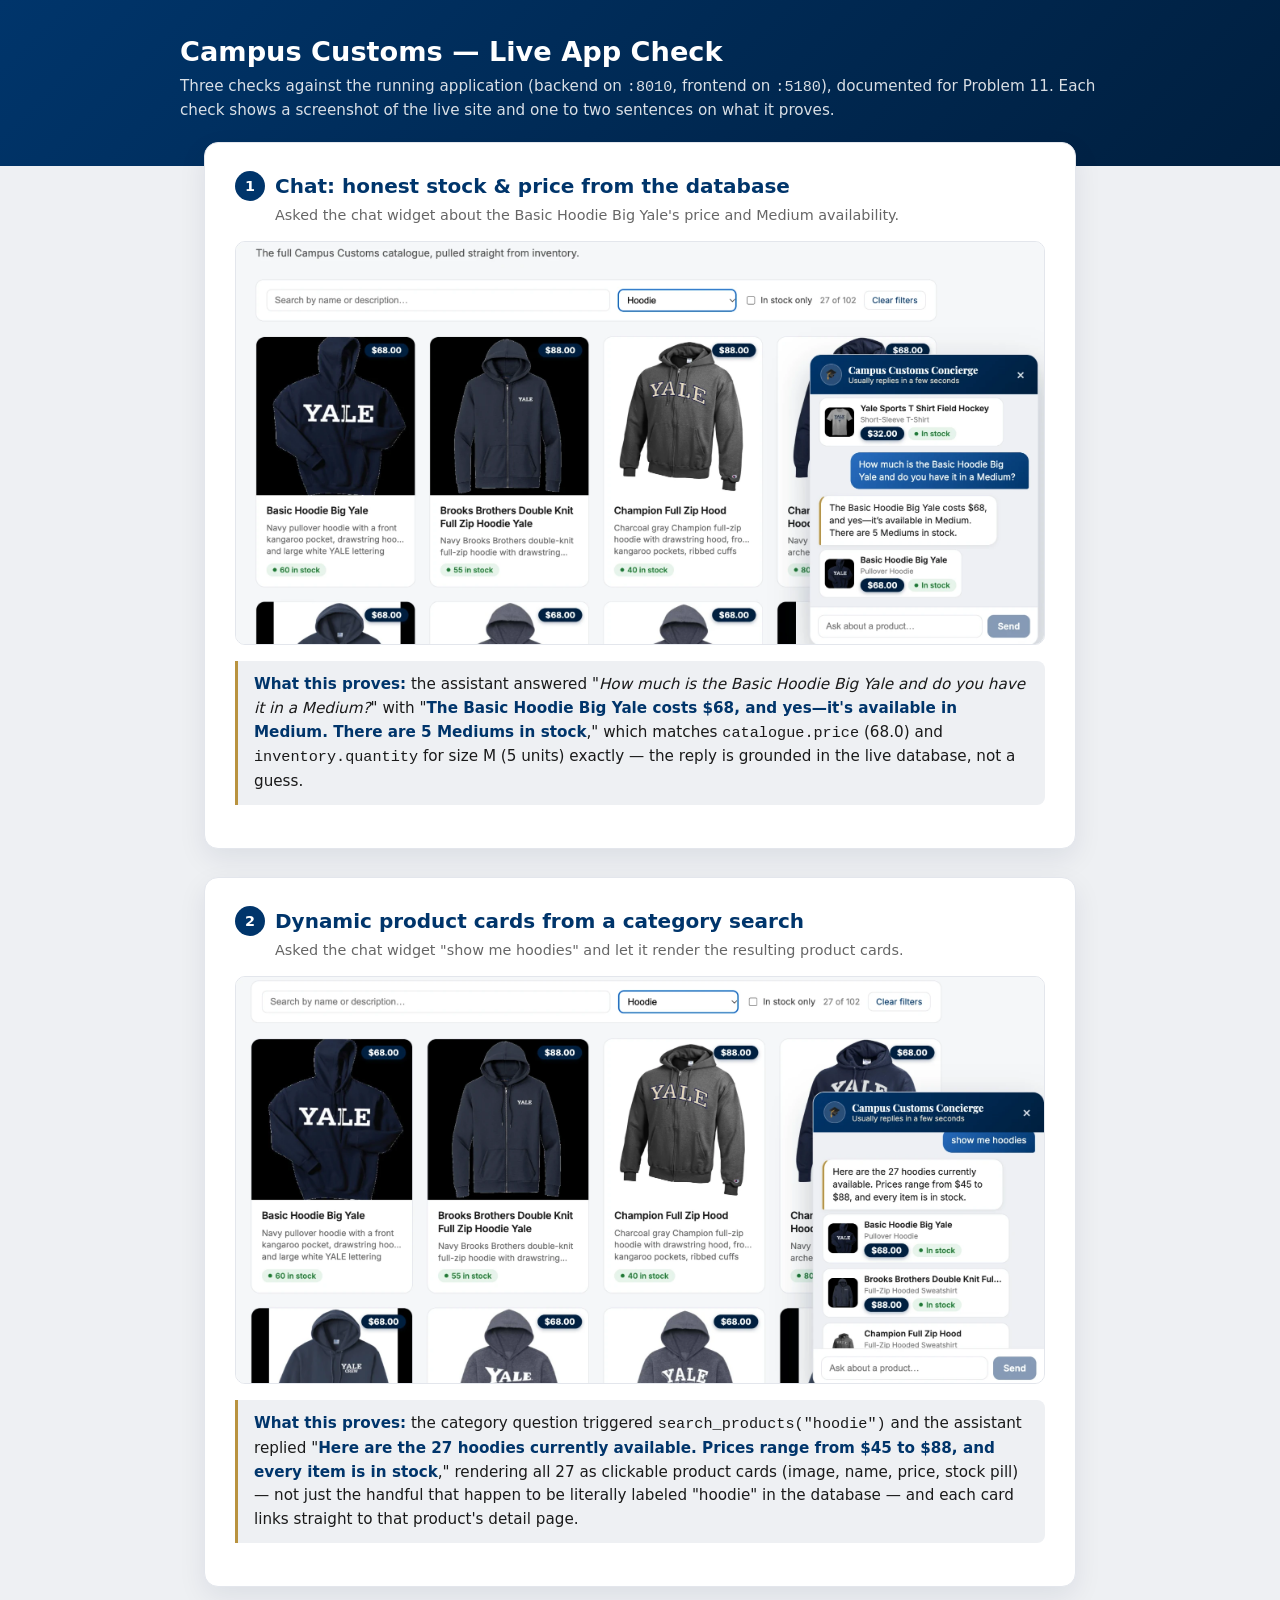
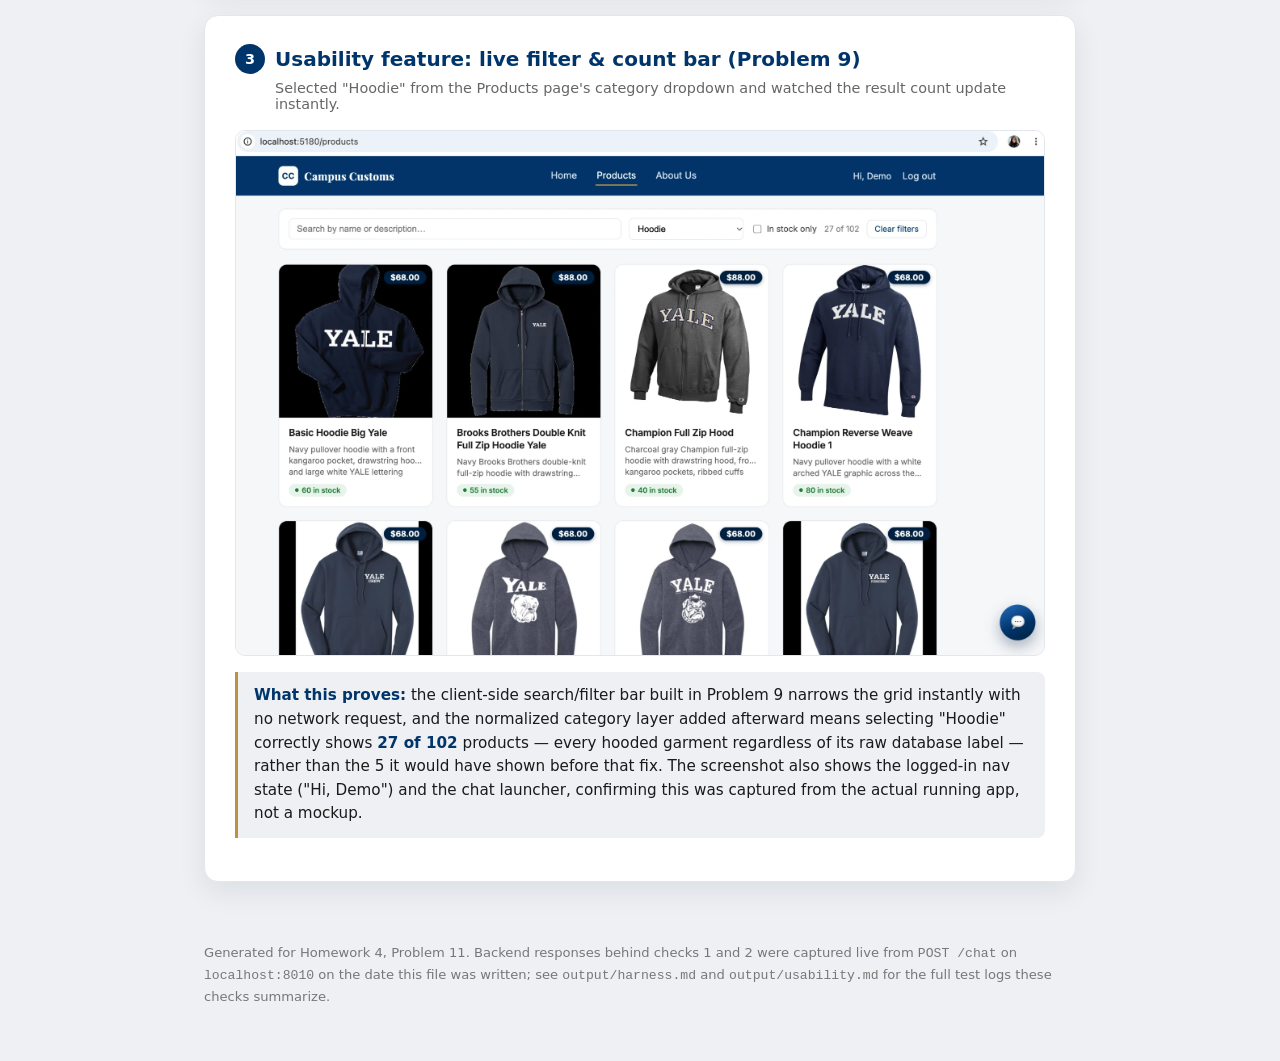
<file: output/app_check.html>
<!doctype html>
<html lang="en">
<head>
<meta charset="UTF-8" />
<meta name="viewport" content="width=device-width, initial-scale=1.0" />
<title>Campus Customs — Live App Check</title>
<style>
  :root {
    --yale-blue: #00356b;
    --yale-blue-dark: #001f3f;
    --heather-tint: #eef0f3;
    --line: #e3e6ec;
    --ink: #1a1a1a;
    --gold: #b9933f;
  }
  * { box-sizing: border-box; }
  body {
    margin: 0;
    font-family: "Segoe UI", system-ui, -apple-system, Helvetica, Arial, sans-serif;
    color: var(--ink);
    background: var(--heather-tint);
  }
  header {
    background: linear-gradient(135deg, var(--yale-blue) 0%, var(--yale-blue-dark) 100%);
    color: #fff;
    padding: 36px 24px 44px;
  }
  header .wrap { max-width: 920px; margin: 0 auto; }
  header h1 {
    margin: 0 0 8px;
    font-size: 1.7rem;
  }
  header p {
    margin: 0;
    opacity: 0.85;
    font-size: 0.95rem;
    line-height: 1.5;
  }
  main {
    max-width: 920px;
    margin: -24px auto 60px;
    padding: 0 24px;
  }
  .check {
    background: #fff;
    border: 1px solid var(--line);
    border-radius: 14px;
    padding: 28px 30px;
    margin-bottom: 28px;
    box-shadow: 0 10px 28px rgba(0, 31, 63, 0.08);
  }
  .check-number {
    display: inline-flex;
    align-items: center;
    justify-content: center;
    width: 30px;
    height: 30px;
    border-radius: 50%;
    background: var(--yale-blue);
    color: #fff;
    font-weight: 700;
    font-size: 0.9rem;
    margin-right: 10px;
    flex-shrink: 0;
  }
  .check h2 {
    display: flex;
    align-items: center;
    margin: 0 0 6px;
    font-size: 1.25rem;
    color: var(--yale-blue);
  }
  .check .subtitle {
    margin: 0 0 18px 40px;
    color: #666;
    font-size: 0.9rem;
  }
  .screenshot-frame {
    border: 1px solid var(--line);
    border-radius: 10px;
    overflow: hidden;
    background: var(--heather-tint);
    margin-bottom: 16px;
  }
  .screenshot-frame img {
    display: block;
    width: 100%;
    height: auto;
  }
  .missing-shot {
    padding: 60px 20px;
    text-align: center;
    color: #888;
    font-size: 0.9rem;
    font-style: italic;
  }
  .proves {
    background: var(--heather-tint);
    border-left: 3px solid var(--gold);
    border-radius: 0 8px 8px 0;
    padding: 12px 16px;
    font-size: 0.95rem;
    line-height: 1.55;
  }
  .proves strong {
    color: var(--yale-blue);
  }
  footer {
    max-width: 920px;
    margin: 0 auto 60px;
    padding: 0 24px;
    color: #777;
    font-size: 0.82rem;
    line-height: 1.6;
  }
</style>
</head>
<body>

<header>
  <div class="wrap">
    <h1>Campus Customs — Live App Check</h1>
    <p>
      Three checks against the running application (backend on <code>:8010</code>, frontend on <code>:5180</code>),
      documented for Problem 11. Each check shows a screenshot of the live site and one to two sentences on what
      it proves.
    </p>
  </div>
</header>

<main>

  <section class="check">
    <h2><span class="check-number">1</span>Chat: honest stock &amp; price from the database</h2>
    <p class="subtitle">Asked the chat widget about the Basic Hoodie Big Yale's price and Medium availability.</p>

    <div class="screenshot-frame">
      <img
        src="app_check_images/inventory.png"
        alt="Chat widget showing the assistant's reply about the Basic Hoodie Big Yale's price and Medium stock"
      />
    </div>

    <p class="proves">
      <strong>What this proves:</strong> the assistant answered "<em>How much is the Basic Hoodie Big Yale and do you
      have it in a Medium?</em>" with "<strong>The Basic Hoodie Big Yale costs $68, and yes&mdash;it's available in
      Medium. There are 5 Mediums in stock</strong>," which matches <code>catalogue.price</code> (68.0) and
      <code>inventory.quantity</code> for size M (5 units) exactly — the reply is grounded in the live database, not
      a guess.
    </p>
  </section>

  <section class="check">
    <h2><span class="check-number">2</span>Dynamic product cards from a category search</h2>
    <p class="subtitle">Asked the chat widget "show me hoodies" and let it render the resulting product cards.</p>

    <div class="screenshot-frame">
      <img
        src="app_check_images/search_cards.png"
        alt="Chat widget showing product cards for every hoodie after asking 'show me hoodies'"
      />
    </div>

    <p class="proves">
      <strong>What this proves:</strong> the category question triggered <code>search_products("hoodie")</code> and
      the assistant replied "<strong>Here are the 27 hoodies currently available. Prices range from $45 to $88, and
      every item is in stock</strong>," rendering all 27 as clickable product cards (image, name, price, stock pill)
      — not just the handful that happen to be literally labeled "hoodie" in the database — and each card links
      straight to that product's detail page.
    </p>
  </section>

  <section class="check">
    <h2><span class="check-number">3</span>Usability feature: live filter &amp; count bar (Problem 9)</h2>
    <p class="subtitle">
      Selected "Hoodie" from the Products page's category dropdown and watched the result count update instantly.
    </p>

    <div class="screenshot-frame">
      <img
        src="app_check_images/usability_filter.png"
        alt="Products page showing the category filter set to Hoodie with the count reading 27 of 102"
      />
    </div>

    <p class="proves">
      <strong>What this proves:</strong> the client-side search/filter bar built in Problem 9 narrows the grid
      instantly with no network request, and the normalized category layer added afterward means selecting
      "Hoodie" correctly shows <strong>27 of 102</strong> products — every hooded garment regardless of its raw
      database label — rather than the 5 it would have shown before that fix. The screenshot also shows the logged-in
      nav state ("Hi, Demo") and the chat launcher, confirming this was captured from the actual running app, not a
      mockup.
    </p>
  </section>

</main>

<footer>
  Generated for Homework 4, Problem 11. Backend responses behind checks 1 and 2 were captured live from
  <code>POST /chat</code> on <code>localhost:8010</code> on the date this file was written; see
  <code>output/harness.md</code> and <code>output/usability.md</code> for the full test logs these checks summarize.
</footer>

</body>
</html>
</file>
